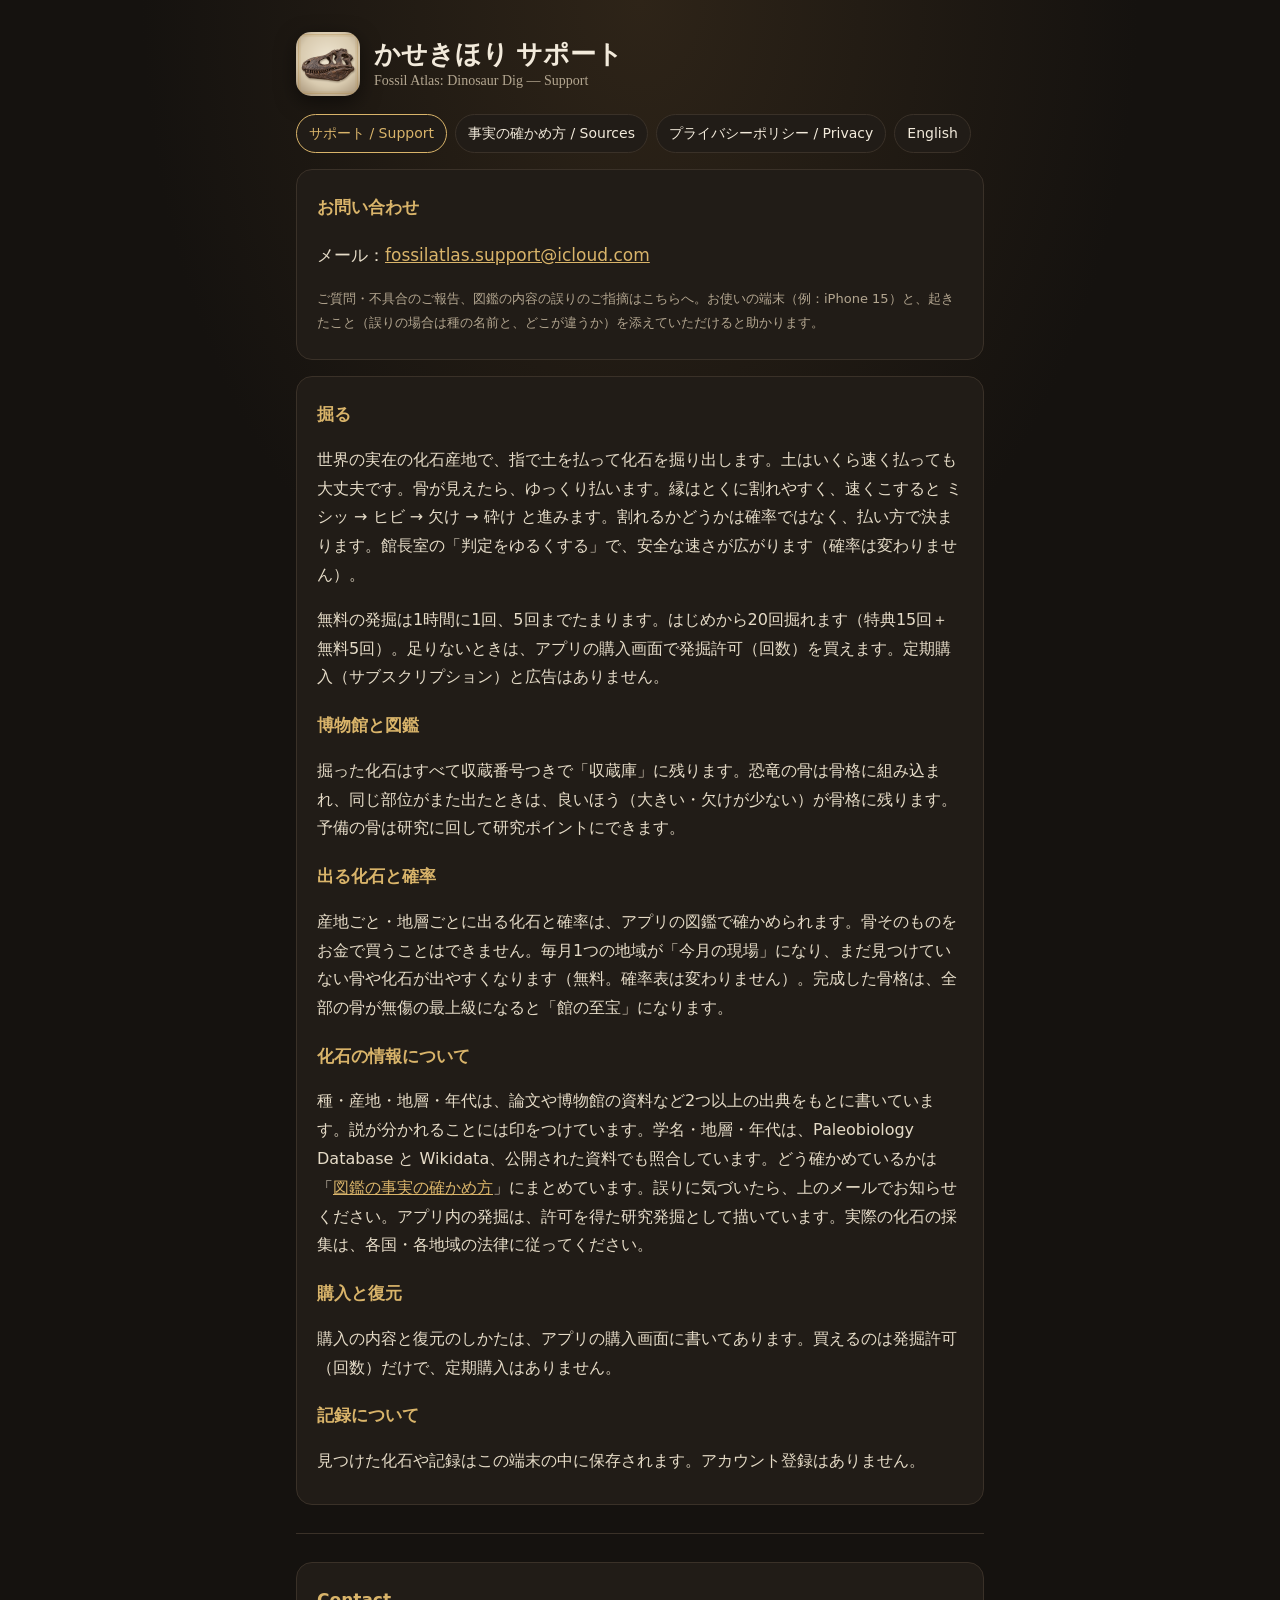
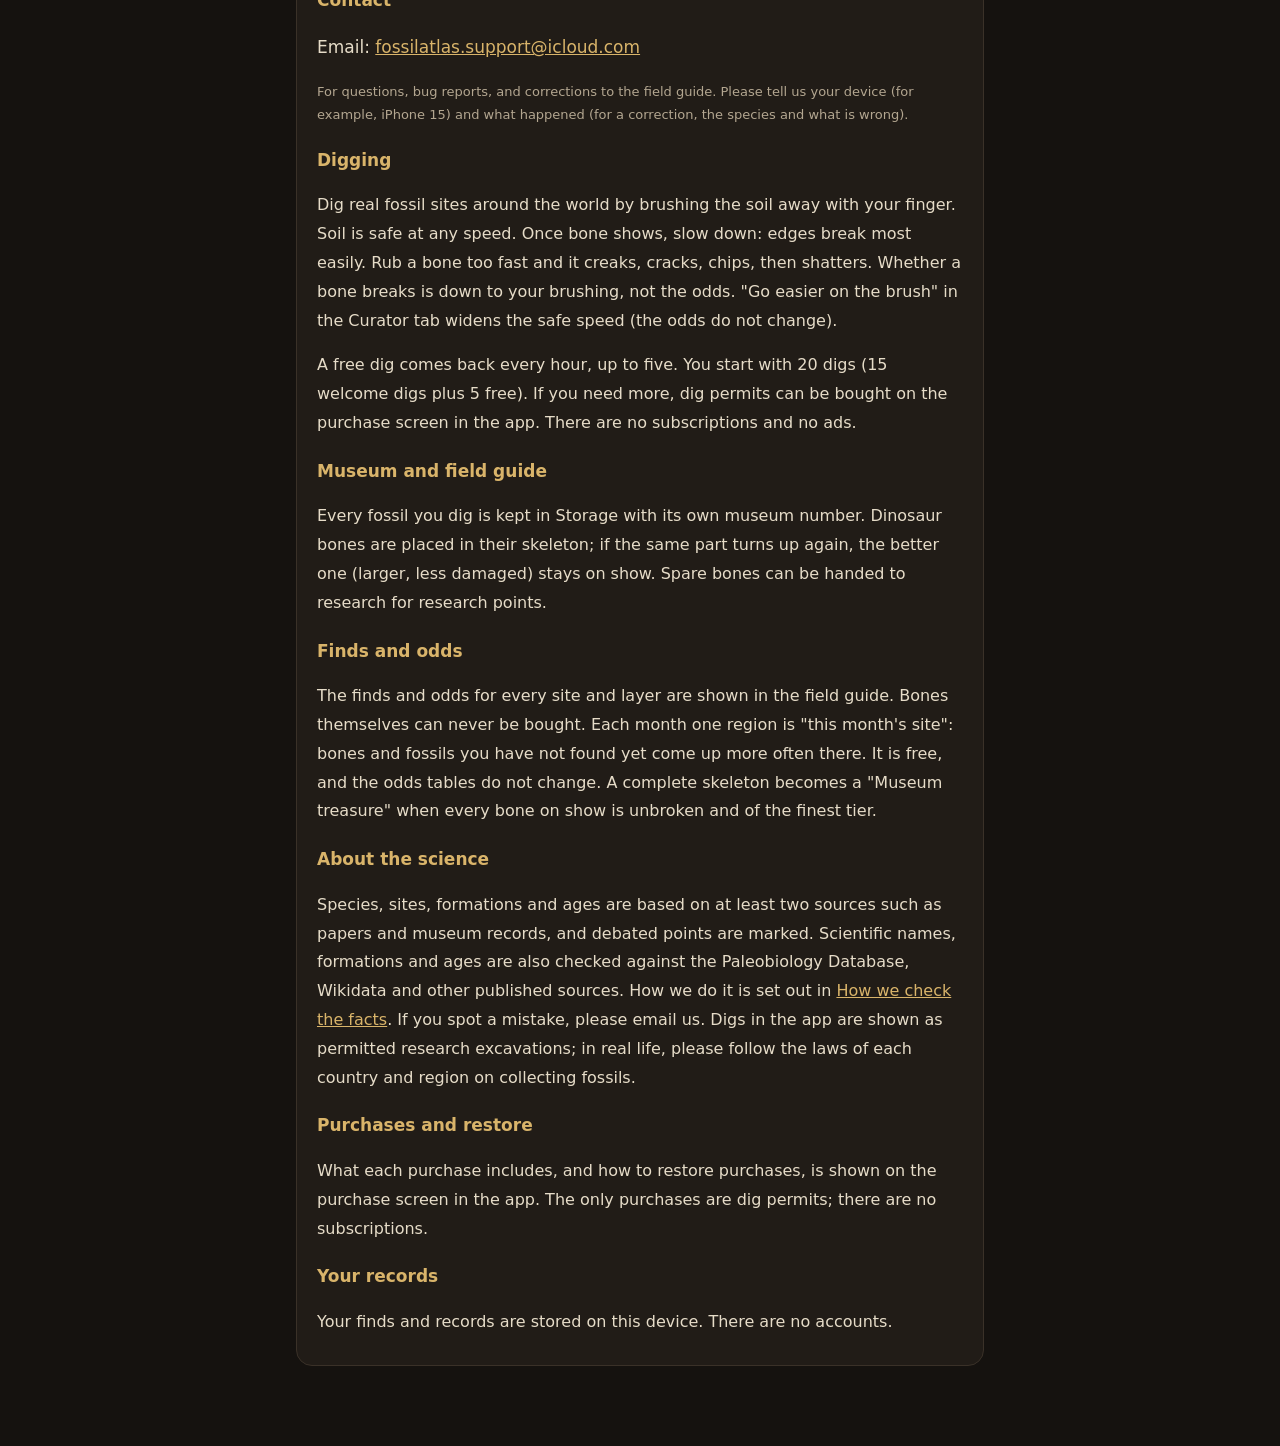
<file: index.html>
<!doctype html>
<html lang="ja">
<head>
<meta charset="utf-8">
<meta name="viewport" content="width=device-width,initial-scale=1">
<title>かせきほり サポート / Fossil Atlas Support</title>
<link rel="stylesheet" href="style.css">
<link rel="icon" href="icon.png">
</head>
<body>
<main>
  <header>
    <img src="icon.png" alt="">
    <h1>かせきほり サポート<small>Fossil Atlas: Dinosaur Dig — Support</small></h1>
  </header>
  <nav>
    <a class="on" href="./">サポート / Support</a>
    <a href="sources.html">事実の確かめ方 / Sources</a>
    <a href="privacy.html">プライバシーポリシー / Privacy</a>
    <a href="#en">English</a>
  </nav>
  <section>
    <h2>お問い合わせ</h2>
    <p class="contact">メール：<a href="mailto:fossilatlas.support@icloud.com">fossilatlas.support@icloud.com</a></p>
    <p class="muted">ご質問・不具合のご報告、図鑑の内容の誤りのご指摘はこちらへ。お使いの端末（例：iPhone 15）と、起きたこと（誤りの場合は種の名前と、どこが違うか）を添えていただけると助かります。</p>
  </section>
  <section>
    <h2>掘る</h2>
    <p>世界の実在の化石産地で、指で土を払って化石を掘り出します。土はいくら速く払っても大丈夫です。骨が見えたら、ゆっくり払います。縁はとくに割れやすく、速くこすると ミシッ → ヒビ → 欠け → 砕け と進みます。割れるかどうかは確率ではなく、払い方で決まります。館長室の「判定をゆるくする」で、安全な速さが広がります（確率は変わりません）。</p>
    <p>無料の発掘は1時間に1回、5回までたまります。はじめから20回掘れます（特典15回＋無料5回）。足りないときは、アプリの購入画面で発掘許可（回数）を買えます。定期購入（サブスクリプション）と広告はありません。</p>
    <h2>博物館と図鑑</h2>
    <p>掘った化石はすべて収蔵番号つきで「収蔵庫」に残ります。恐竜の骨は骨格に組み込まれ、同じ部位がまた出たときは、良いほう（大きい・欠けが少ない）が骨格に残ります。予備の骨は研究に回して研究ポイントにできます。</p>
    <h2>出る化石と確率</h2>
    <p>産地ごと・地層ごとに出る化石と確率は、アプリの図鑑で確かめられます。骨そのものをお金で買うことはできません。毎月1つの地域が「今月の現場」になり、まだ見つけていない骨や化石が出やすくなります（無料。確率表は変わりません）。完成した骨格は、全部の骨が無傷の最上級になると「館の至宝」になります。</p>
    <h2>化石の情報について</h2>
    <p>種・産地・地層・年代は、論文や博物館の資料など2つ以上の出典をもとに書いています。説が分かれることには印をつけています。学名・地層・年代は、Paleobiology Database と Wikidata、公開された資料でも照合しています。どう確かめているかは「<a href="sources.html">図鑑の事実の確かめ方</a>」にまとめています。誤りに気づいたら、上のメールでお知らせください。アプリ内の発掘は、許可を得た研究発掘として描いています。実際の化石の採集は、各国・各地域の法律に従ってください。</p>
    <h2>購入と復元</h2>
    <p>購入の内容と復元のしかたは、アプリの購入画面に書いてあります。買えるのは発掘許可（回数）だけで、定期購入はありません。</p>
    <h2>記録について</h2>
    <p>見つけた化石や記録はこの端末の中に保存されます。アカウント登録はありません。</p>
  </section>
  <hr>
  <section id="en" lang="en">
    <h2>Contact</h2>
    <p class="contact">Email: <a href="mailto:fossilatlas.support@icloud.com">fossilatlas.support@icloud.com</a></p>
    <p class="muted">For questions, bug reports, and corrections to the field guide. Please tell us your device (for example, iPhone 15) and what happened (for a correction, the species and what is wrong).</p>
    <h2>Digging</h2>
    <p>Dig real fossil sites around the world by brushing the soil away with your finger. Soil is safe at any speed. Once bone shows, slow down: edges break most easily. Rub a bone too fast and it creaks, cracks, chips, then shatters. Whether a bone breaks is down to your brushing, not the odds. "Go easier on the brush" in the Curator tab widens the safe speed (the odds do not change).</p>
    <p>A free dig comes back every hour, up to five. You start with 20 digs (15 welcome digs plus 5 free). If you need more, dig permits can be bought on the purchase screen in the app. There are no subscriptions and no ads.</p>
    <h2>Museum and field guide</h2>
    <p>Every fossil you dig is kept in Storage with its own museum number. Dinosaur bones are placed in their skeleton; if the same part turns up again, the better one (larger, less damaged) stays on show. Spare bones can be handed to research for research points.</p>
    <h2>Finds and odds</h2>
    <p>The finds and odds for every site and layer are shown in the field guide. Bones themselves can never be bought. Each month one region is "this month's site": bones and fossils you have not found yet come up more often there. It is free, and the odds tables do not change. A complete skeleton becomes a "Museum treasure" when every bone on show is unbroken and of the finest tier.</p>
    <h2>About the science</h2>
    <p>Species, sites, formations and ages are based on at least two sources such as papers and museum records, and debated points are marked. Scientific names, formations and ages are also checked against the Paleobiology Database, Wikidata and other published sources. How we do it is set out in <a href="sources.html#en">How we check the facts</a>. If you spot a mistake, please email us. Digs in the app are shown as permitted research excavations; in real life, please follow the laws of each country and region on collecting fossils.</p>
    <h2>Purchases and restore</h2>
    <p>What each purchase includes, and how to restore purchases, is shown on the purchase screen in the app. The only purchases are dig permits; there are no subscriptions.</p>
    <h2>Your records</h2>
    <p>Your finds and records are stored on this device. There are no accounts.</p>
  </section>
</main>
</body>
</html>
</file>
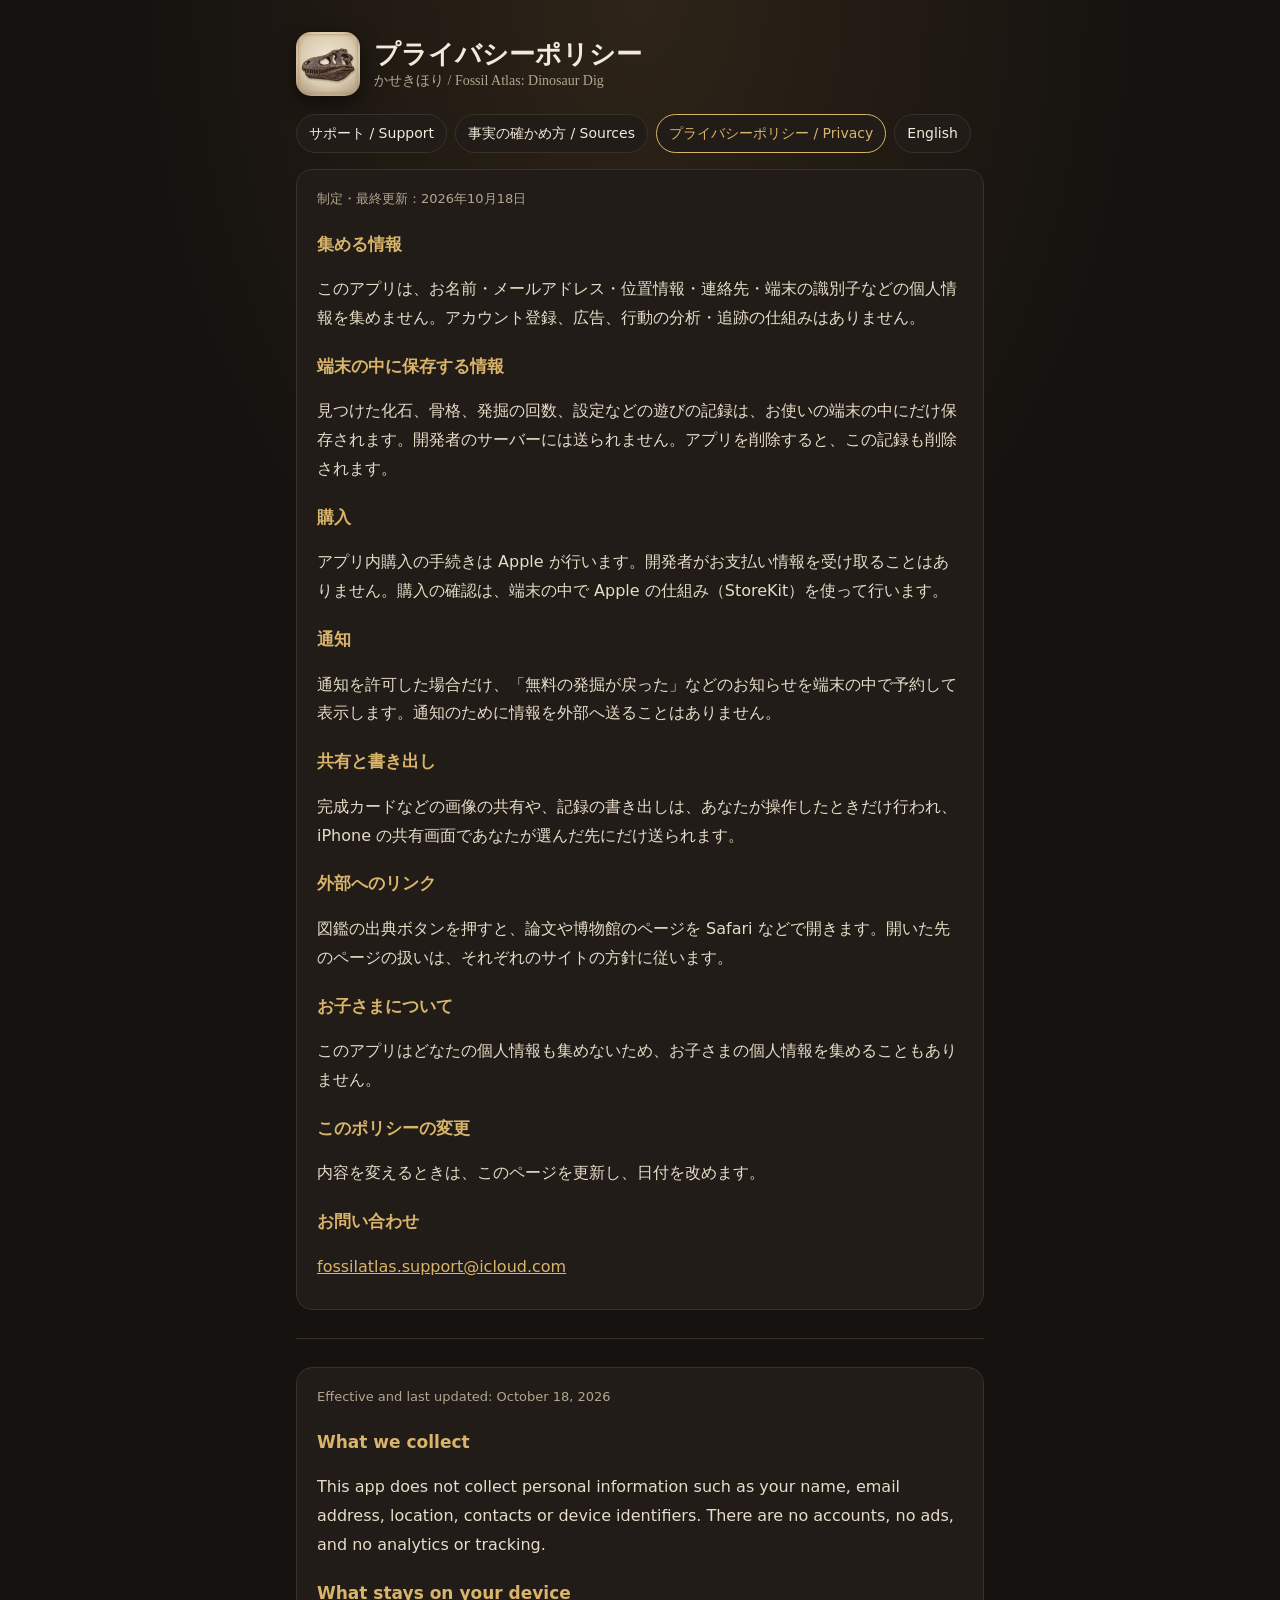
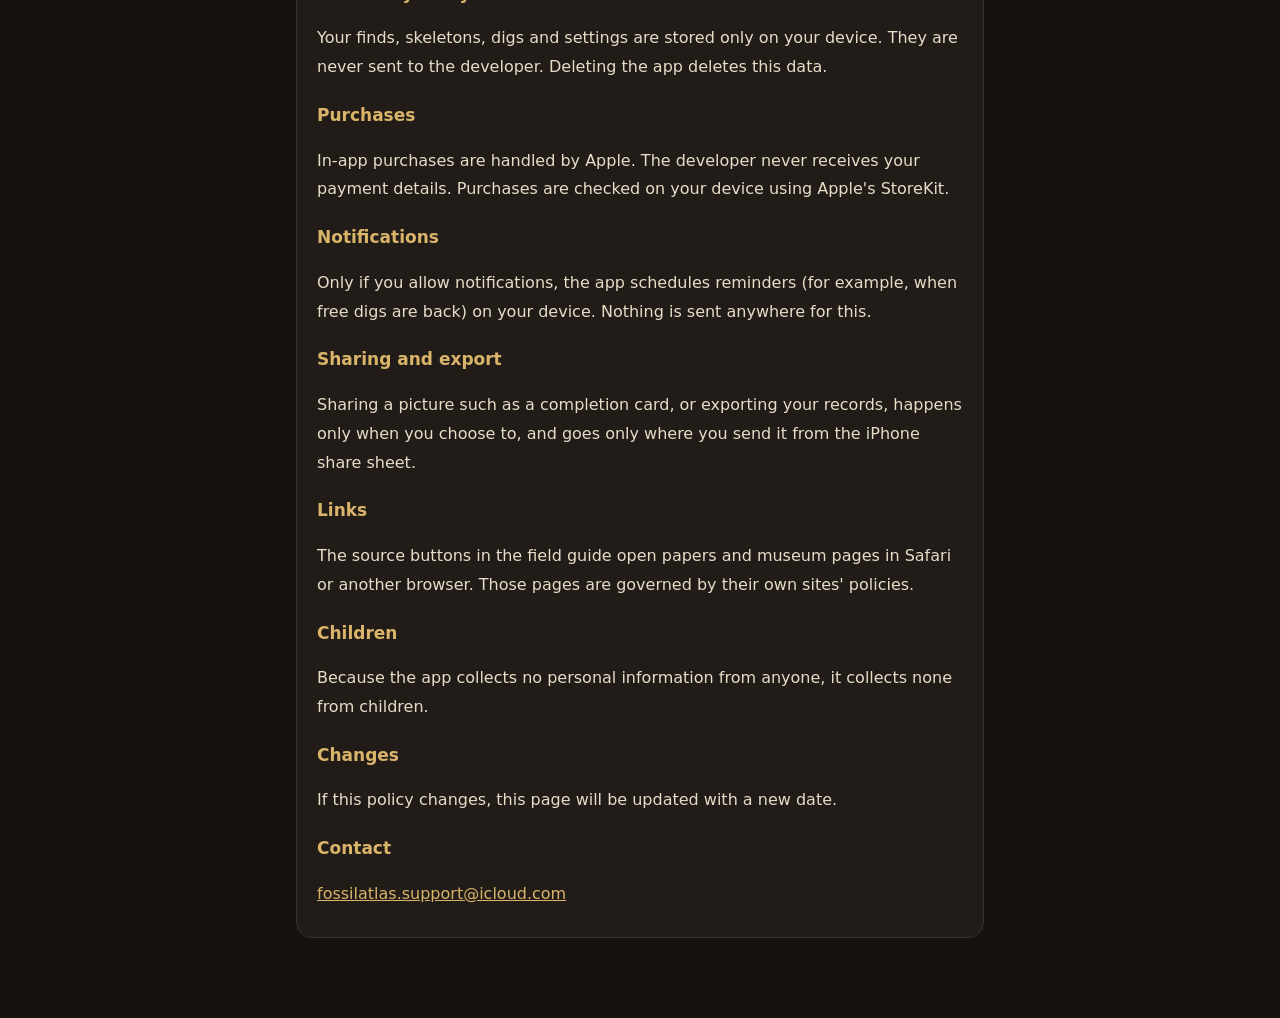
<file: privacy.html>
<!doctype html>
<html lang="ja">
<head>
<meta charset="utf-8">
<meta name="viewport" content="width=device-width,initial-scale=1">
<title>かせきほり プライバシーポリシー / Fossil Atlas Privacy Policy</title>
<link rel="stylesheet" href="style.css">
<link rel="icon" href="icon.png">
</head>
<body>
<main>
  <header>
    <img src="icon.png" alt="">
    <h1>プライバシーポリシー<small>かせきほり / Fossil Atlas: Dinosaur Dig</small></h1>
  </header>
  <nav>
    <a href="./">サポート / Support</a>
    <a href="sources.html">事実の確かめ方 / Sources</a>
    <a class="on" href="privacy.html">プライバシーポリシー / Privacy</a>
    <a href="#en">English</a>
  </nav>

  <section>
    <p class="muted">制定・最終更新：2026年10月18日</p>

    <h2>集める情報</h2>
    <p>このアプリは、お名前・メールアドレス・位置情報・連絡先・端末の識別子などの個人情報を集めません。アカウント登録、広告、行動の分析・追跡の仕組みはありません。</p>

    <h2>端末の中に保存する情報</h2>
    <p>見つけた化石、骨格、発掘の回数、設定などの遊びの記録は、お使いの端末の中にだけ保存されます。開発者のサーバーには送られません。アプリを削除すると、この記録も削除されます。</p>

    <h2>購入</h2>
    <p>アプリ内購入の手続きは Apple が行います。開発者がお支払い情報を受け取ることはありません。購入の確認は、端末の中で Apple の仕組み（StoreKit）を使って行います。</p>

    <h2>通知</h2>
    <p>通知を許可した場合だけ、「無料の発掘が戻った」などのお知らせを端末の中で予約して表示します。通知のために情報を外部へ送ることはありません。</p>

    <h2>共有と書き出し</h2>
    <p>完成カードなどの画像の共有や、記録の書き出しは、あなたが操作したときだけ行われ、iPhone の共有画面であなたが選んだ先にだけ送られます。</p>

    <h2>外部へのリンク</h2>
    <p>図鑑の出典ボタンを押すと、論文や博物館のページを Safari などで開きます。開いた先のページの扱いは、それぞれのサイトの方針に従います。</p>

    <h2>お子さまについて</h2>
    <p>このアプリはどなたの個人情報も集めないため、お子さまの個人情報を集めることもありません。</p>

    <h2>このポリシーの変更</h2>
    <p>内容を変えるときは、このページを更新し、日付を改めます。</p>

    <h2>お問い合わせ</h2>
    <p><a href="mailto:fossilatlas.support@icloud.com">fossilatlas.support@icloud.com</a></p>
  </section>

  <hr>

  <section id="en" lang="en">
    <p class="muted">Effective and last updated: October 18, 2026</p>

    <h2>What we collect</h2>
    <p>This app does not collect personal information such as your name, email address, location, contacts or device identifiers. There are no accounts, no ads, and no analytics or tracking.</p>

    <h2>What stays on your device</h2>
    <p>Your finds, skeletons, digs and settings are stored only on your device. They are never sent to the developer. Deleting the app deletes this data.</p>

    <h2>Purchases</h2>
    <p>In-app purchases are handled by Apple. The developer never receives your payment details. Purchases are checked on your device using Apple's StoreKit.</p>

    <h2>Notifications</h2>
    <p>Only if you allow notifications, the app schedules reminders (for example, when free digs are back) on your device. Nothing is sent anywhere for this.</p>

    <h2>Sharing and export</h2>
    <p>Sharing a picture such as a completion card, or exporting your records, happens only when you choose to, and goes only where you send it from the iPhone share sheet.</p>

    <h2>Links</h2>
    <p>The source buttons in the field guide open papers and museum pages in Safari or another browser. Those pages are governed by their own sites' policies.</p>

    <h2>Children</h2>
    <p>Because the app collects no personal information from anyone, it collects none from children.</p>

    <h2>Changes</h2>
    <p>If this policy changes, this page will be updated with a new date.</p>

    <h2>Contact</h2>
    <p><a href="mailto:fossilatlas.support@icloud.com">fossilatlas.support@icloud.com</a></p>
  </section>
</main>
</body>
</html>
</file>
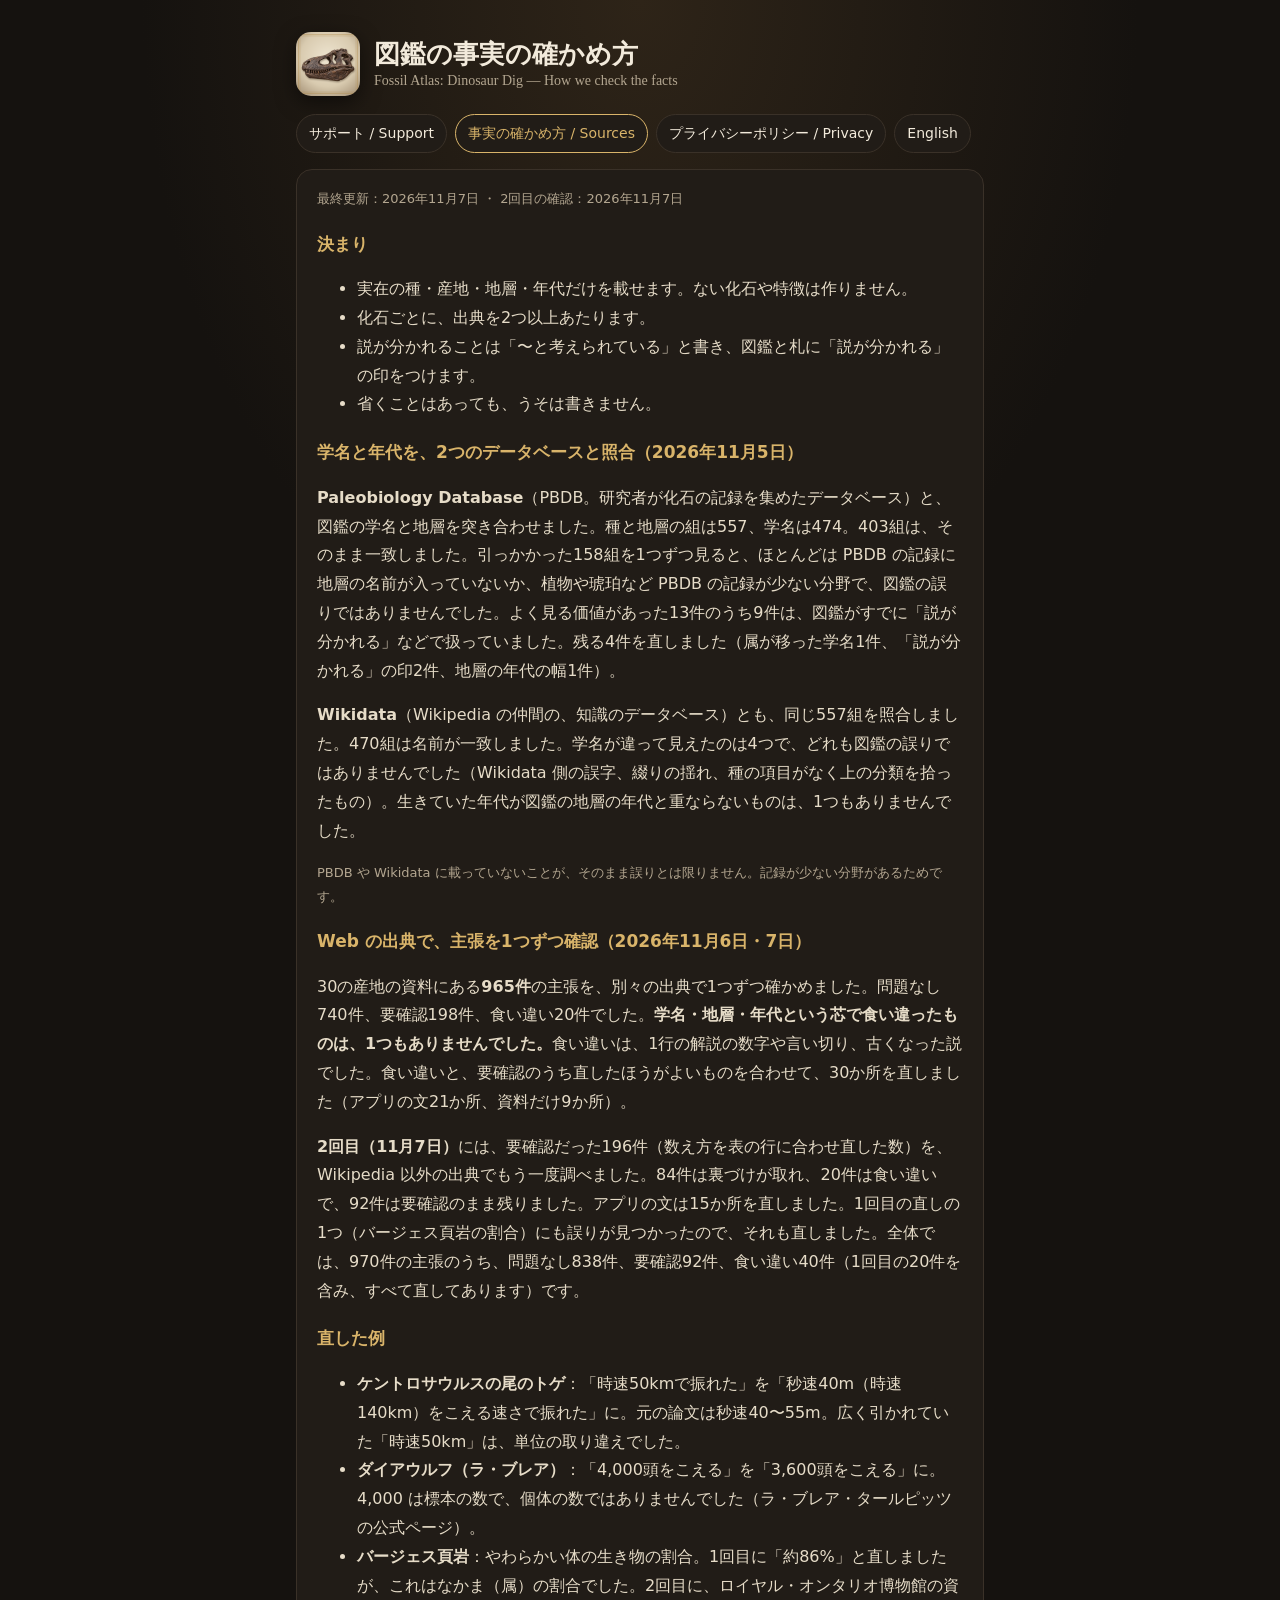
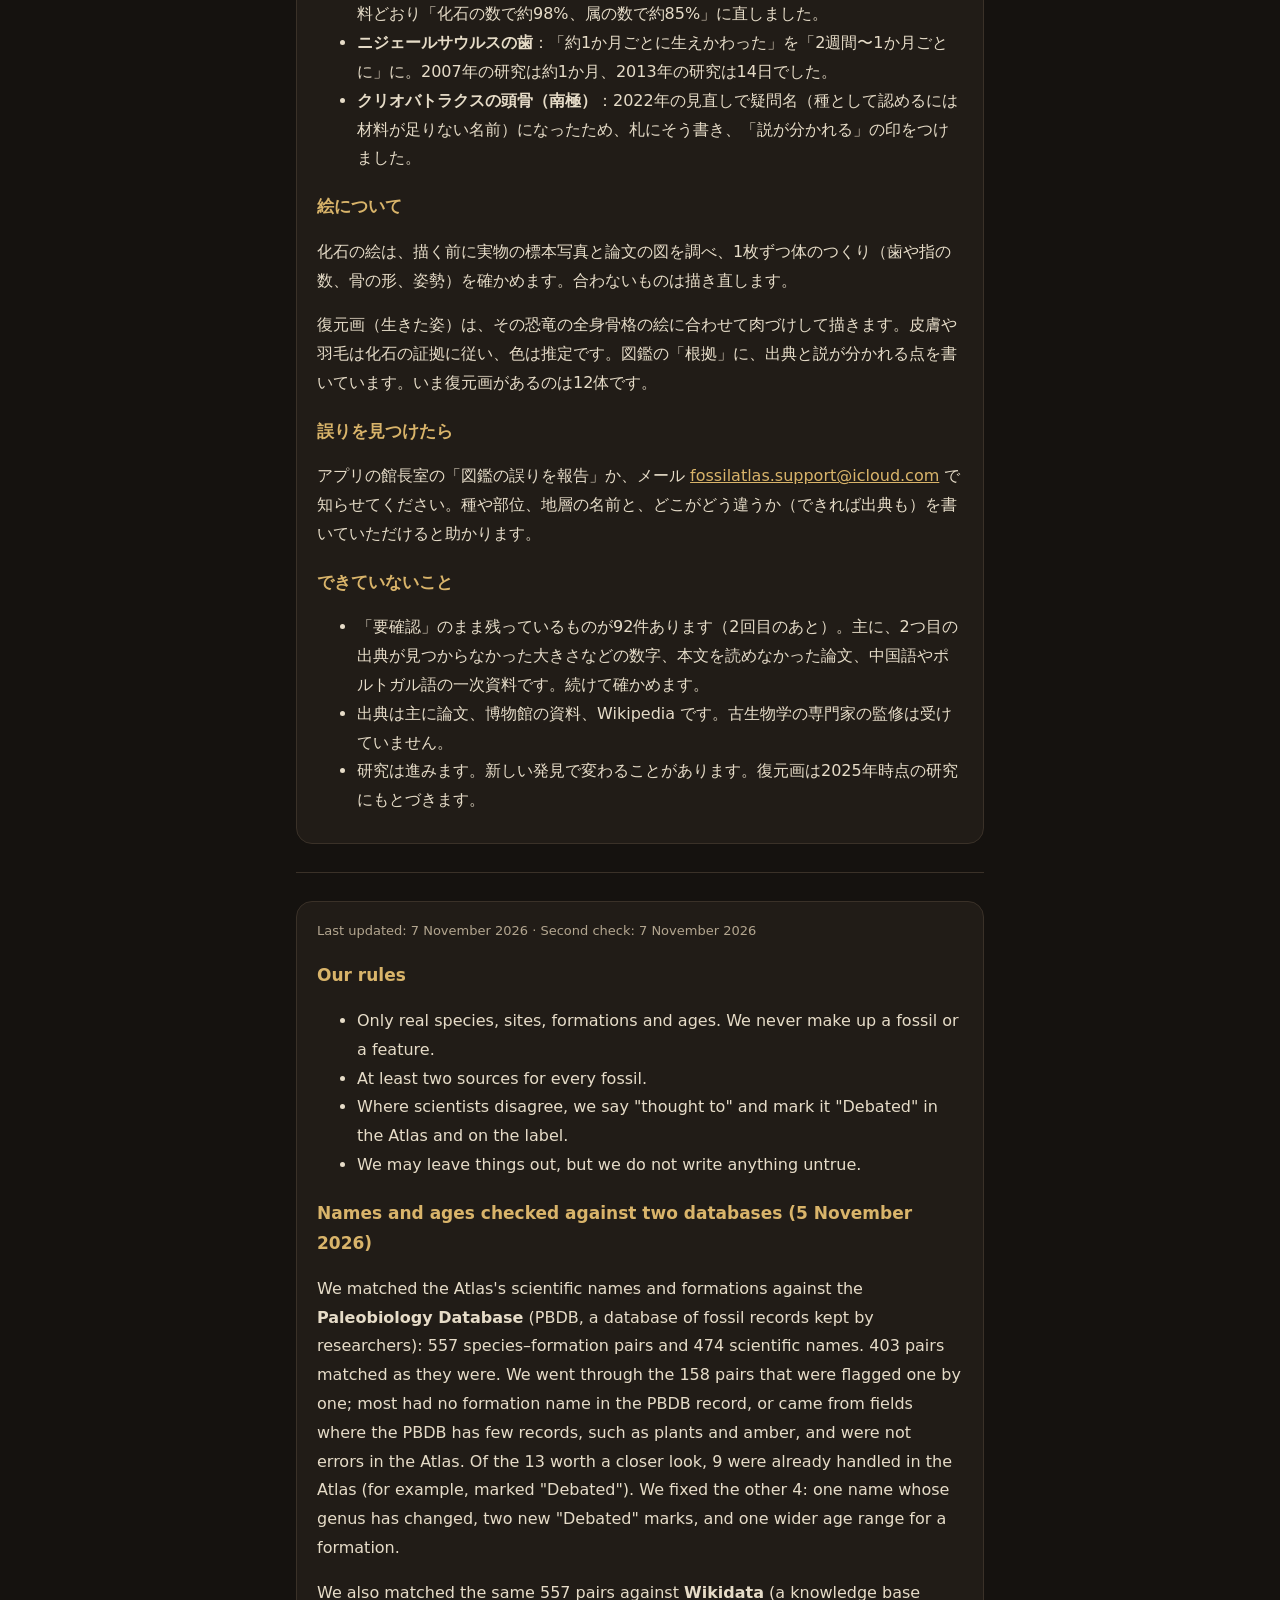
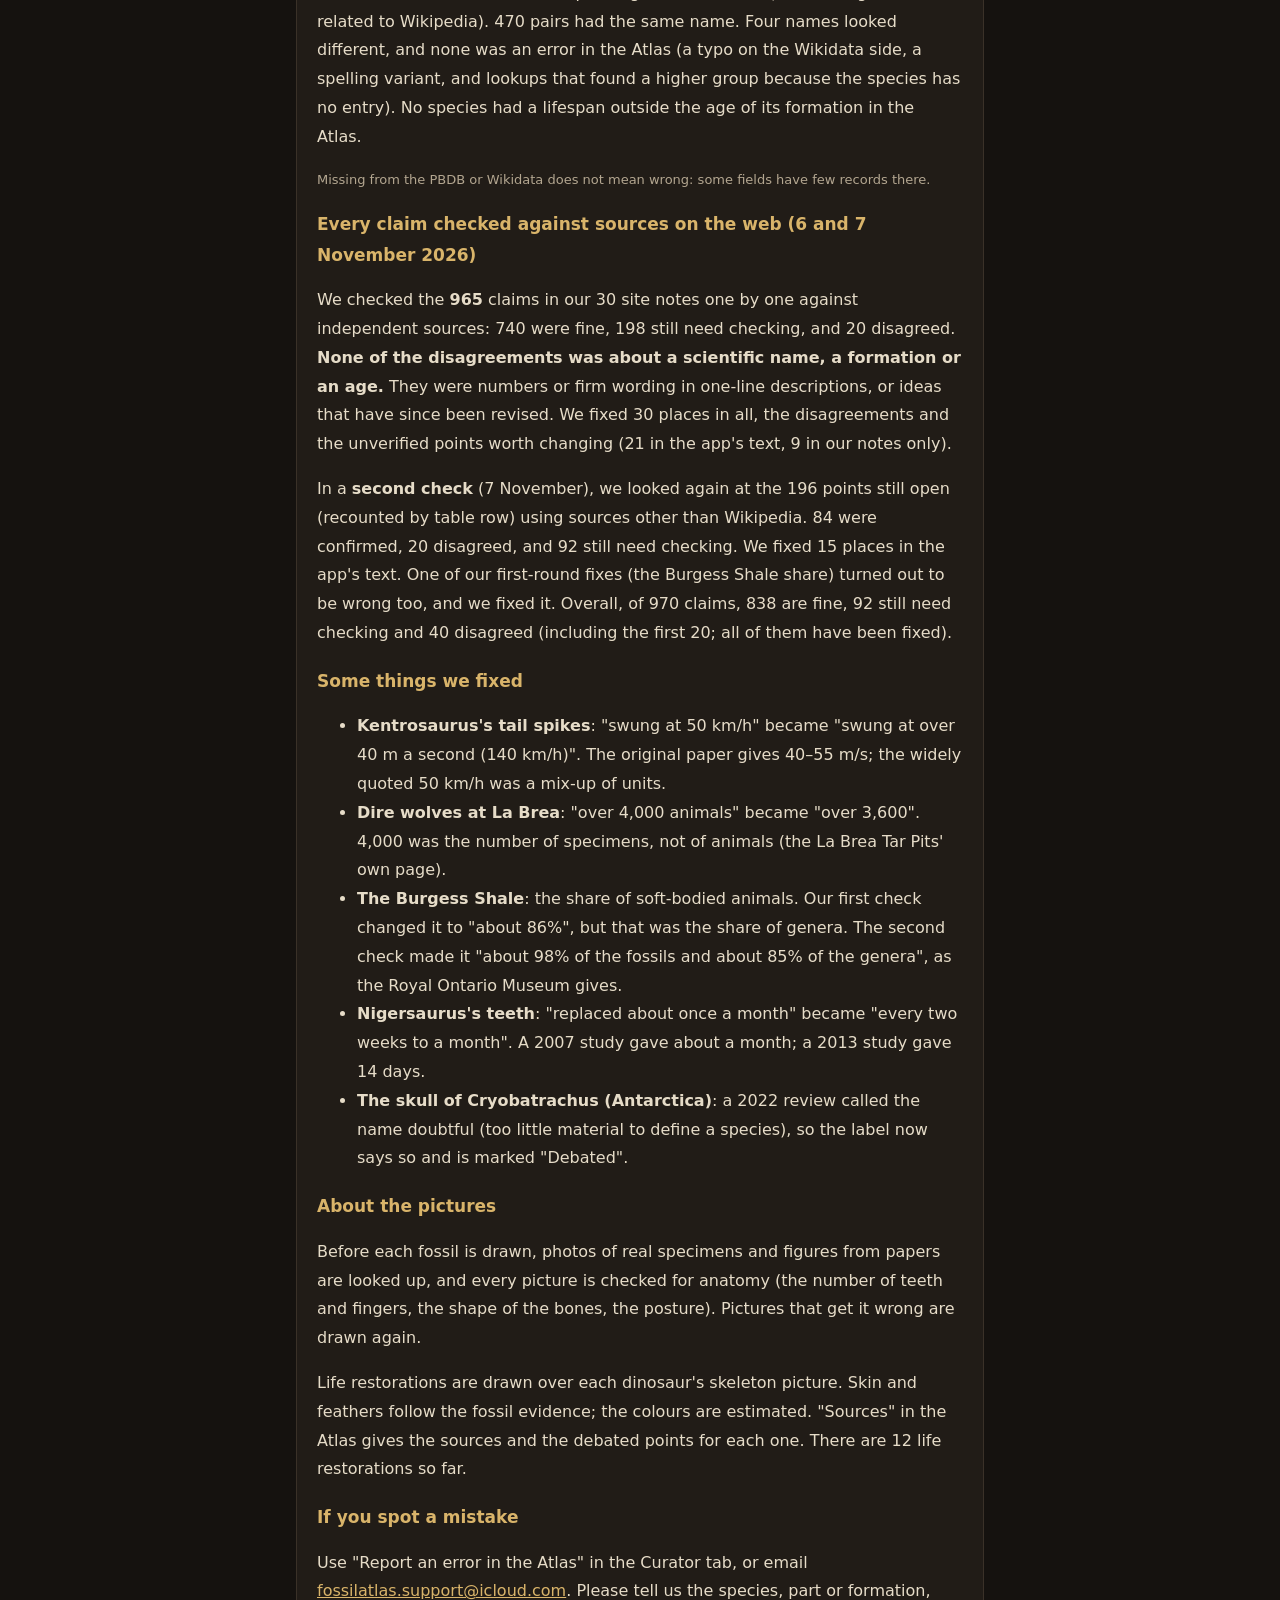
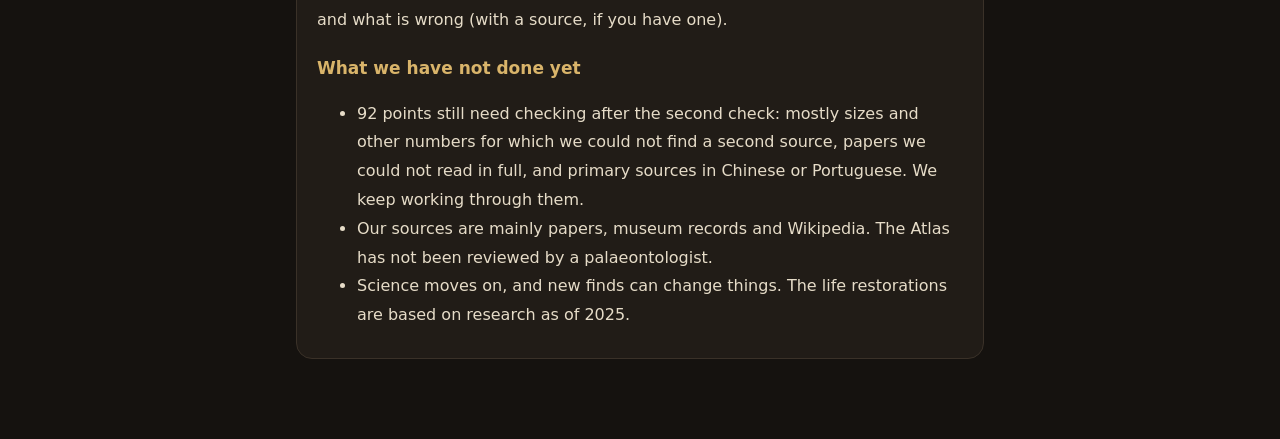
<file: sources.html>
<!doctype html>
<html lang="ja">
<head>
<meta charset="utf-8">
<meta name="viewport" content="width=device-width,initial-scale=1">
<title>かせきほり 事実の確かめ方 / Fossil Atlas: How we check the facts</title>
<link rel="stylesheet" href="style.css">
<link rel="icon" href="icon.png">
</head>
<body>
<main>
  <header>
    <img src="icon.png" alt="">
    <h1>図鑑の事実の確かめ方<small>Fossil Atlas: Dinosaur Dig — How we check the facts</small></h1>
  </header>
  <nav>
    <a href="./">サポート / Support</a>
    <a class="on" href="sources.html">事実の確かめ方 / Sources</a>
    <a href="privacy.html">プライバシーポリシー / Privacy</a>
    <a href="#en">English</a>
  </nav>

  <section>
    <p class="muted">最終更新：2026年11月7日 ・ 2回目の確認：2026年11月7日</p>

    <h2>決まり</h2>
    <ul>
      <li>実在の種・産地・地層・年代だけを載せます。ない化石や特徴は作りません。</li>
      <li>化石ごとに、出典を2つ以上あたります。</li>
      <li>説が分かれることは「〜と考えられている」と書き、図鑑と札に「説が分かれる」の印をつけます。</li>
      <li>省くことはあっても、うそは書きません。</li>
    </ul>

    <h2>学名と年代を、2つのデータベースと照合（2026年11月5日）</h2>
    <p><b>Paleobiology Database</b>（PBDB。研究者が化石の記録を集めたデータベース）と、図鑑の学名と地層を突き合わせました。種と地層の組は557、学名は474。403組は、そのまま一致しました。引っかかった158組を1つずつ見ると、ほとんどは PBDB の記録に地層の名前が入っていないか、植物や琥珀など PBDB の記録が少ない分野で、図鑑の誤りではありませんでした。よく見る価値があった13件のうち9件は、図鑑がすでに「説が分かれる」などで扱っていました。残る4件を直しました（属が移った学名1件、「説が分かれる」の印2件、地層の年代の幅1件）。</p>
    <p><b>Wikidata</b>（Wikipedia の仲間の、知識のデータベース）とも、同じ557組を照合しました。470組は名前が一致しました。学名が違って見えたのは4つで、どれも図鑑の誤りではありませんでした（Wikidata 側の誤字、綴りの揺れ、種の項目がなく上の分類を拾ったもの）。生きていた年代が図鑑の地層の年代と重ならないものは、1つもありませんでした。</p>
    <p class="muted">PBDB や Wikidata に載っていないことが、そのまま誤りとは限りません。記録が少ない分野があるためです。</p>

    <h2>Web の出典で、主張を1つずつ確認（2026年11月6日・7日）</h2>
    <p>30の産地の資料にある<b>965件</b>の主張を、別々の出典で1つずつ確かめました。問題なし740件、要確認198件、食い違い20件でした。<b>学名・地層・年代という芯で食い違ったものは、1つもありませんでした。</b>食い違いは、1行の解説の数字や言い切り、古くなった説でした。食い違いと、要確認のうち直したほうがよいものを合わせて、30か所を直しました（アプリの文21か所、資料だけ9か所）。</p>
    <p><b>2回目（11月7日）</b>には、要確認だった196件（数え方を表の行に合わせ直した数）を、Wikipedia 以外の出典でもう一度調べました。84件は裏づけが取れ、20件は食い違いで、92件は要確認のまま残りました。アプリの文は15か所を直しました。1回目の直しの1つ（バージェス頁岩の割合）にも誤りが見つかったので、それも直しました。全体では、970件の主張のうち、問題なし838件、要確認92件、食い違い40件（1回目の20件を含み、すべて直してあります）です。</p>

    <h2>直した例</h2>
    <ul>
      <li><b>ケントロサウルスの尾のトゲ</b>：「時速50kmで振れた」を「秒速40m（時速140km）をこえる速さで振れた」に。元の論文は秒速40〜55m。広く引かれていた「時速50km」は、単位の取り違えでした。</li>
      <li><b>ダイアウルフ（ラ・ブレア）</b>：「4,000頭をこえる」を「3,600頭をこえる」に。4,000 は標本の数で、個体の数ではありませんでした（ラ・ブレア・タールピッツの公式ページ）。</li>
      <li><b>バージェス頁岩</b>：やわらかい体の生き物の割合。1回目に「約86%」と直しましたが、これはなかま（属）の割合でした。2回目に、ロイヤル・オンタリオ博物館の資料どおり「化石の数で約98%、属の数で約85%」に直しました。</li>
      <li><b>ニジェールサウルスの歯</b>：「約1か月ごとに生えかわった」を「2週間〜1か月ごとに」に。2007年の研究は約1か月、2013年の研究は14日でした。</li>
      <li><b>クリオバトラクスの頭骨（南極）</b>：2022年の見直しで疑問名（種として認めるには材料が足りない名前）になったため、札にそう書き、「説が分かれる」の印をつけました。</li>
    </ul>

    <h2>絵について</h2>
    <p>化石の絵は、描く前に実物の標本写真と論文の図を調べ、1枚ずつ体のつくり（歯や指の数、骨の形、姿勢）を確かめます。合わないものは描き直します。</p>
    <p>復元画（生きた姿）は、その恐竜の全身骨格の絵に合わせて肉づけして描きます。皮膚や羽毛は化石の証拠に従い、色は推定です。図鑑の「根拠」に、出典と説が分かれる点を書いています。いま復元画があるのは12体です。</p>

    <h2>誤りを見つけたら</h2>
    <p>アプリの館長室の「図鑑の誤りを報告」か、メール <a href="mailto:fossilatlas.support@icloud.com">fossilatlas.support@icloud.com</a> で知らせてください。種や部位、地層の名前と、どこがどう違うか（できれば出典も）を書いていただけると助かります。</p>

    <h2>できていないこと</h2>
    <ul>
      <li>「要確認」のまま残っているものが92件あります（2回目のあと）。主に、2つ目の出典が見つからなかった大きさなどの数字、本文を読めなかった論文、中国語やポルトガル語の一次資料です。続けて確かめます。</li>
      <li>出典は主に論文、博物館の資料、Wikipedia です。古生物学の専門家の監修は受けていません。</li>
      <li>研究は進みます。新しい発見で変わることがあります。復元画は2025年時点の研究にもとづきます。</li>
    </ul>
  </section>

  <hr>

  <section id="en" lang="en">
    <p class="muted">Last updated: 7 November 2026 · Second check: 7 November 2026</p>

    <h2>Our rules</h2>
    <ul>
      <li>Only real species, sites, formations and ages. We never make up a fossil or a feature.</li>
      <li>At least two sources for every fossil.</li>
      <li>Where scientists disagree, we say "thought to" and mark it "Debated" in the Atlas and on the label.</li>
      <li>We may leave things out, but we do not write anything untrue.</li>
    </ul>

    <h2>Names and ages checked against two databases (5 November 2026)</h2>
    <p>We matched the Atlas's scientific names and formations against the <b>Paleobiology Database</b> (PBDB, a database of fossil records kept by researchers): 557 species–formation pairs and 474 scientific names. 403 pairs matched as they were. We went through the 158 pairs that were flagged one by one; most had no formation name in the PBDB record, or came from fields where the PBDB has few records, such as plants and amber, and were not errors in the Atlas. Of the 13 worth a closer look, 9 were already handled in the Atlas (for example, marked "Debated"). We fixed the other 4: one name whose genus has changed, two new "Debated" marks, and one wider age range for a formation.</p>
    <p>We also matched the same 557 pairs against <b>Wikidata</b> (a knowledge base related to Wikipedia). 470 pairs had the same name. Four names looked different, and none was an error in the Atlas (a typo on the Wikidata side, a spelling variant, and lookups that found a higher group because the species has no entry). No species had a lifespan outside the age of its formation in the Atlas.</p>
    <p class="muted">Missing from the PBDB or Wikidata does not mean wrong: some fields have few records there.</p>

    <h2>Every claim checked against sources on the web (6 and 7 November 2026)</h2>
    <p>We checked the <b>965</b> claims in our 30 site notes one by one against independent sources: 740 were fine, 198 still need checking, and 20 disagreed. <b>None of the disagreements was about a scientific name, a formation or an age.</b> They were numbers or firm wording in one-line descriptions, or ideas that have since been revised. We fixed 30 places in all, the disagreements and the unverified points worth changing (21 in the app's text, 9 in our notes only).</p>
    <p>In a <b>second check</b> (7 November), we looked again at the 196 points still open (recounted by table row) using sources other than Wikipedia. 84 were confirmed, 20 disagreed, and 92 still need checking. We fixed 15 places in the app's text. One of our first-round fixes (the Burgess Shale share) turned out to be wrong too, and we fixed it. Overall, of 970 claims, 838 are fine, 92 still need checking and 40 disagreed (including the first 20; all of them have been fixed).</p>

    <h2>Some things we fixed</h2>
    <ul>
      <li><b>Kentrosaurus's tail spikes</b>: "swung at 50 km/h" became "swung at over 40 m a second (140 km/h)". The original paper gives 40–55 m/s; the widely quoted 50 km/h was a mix-up of units.</li>
      <li><b>Dire wolves at La Brea</b>: "over 4,000 animals" became "over 3,600". 4,000 was the number of specimens, not of animals (the La Brea Tar Pits' own page).</li>
      <li><b>The Burgess Shale</b>: the share of soft-bodied animals. Our first check changed it to "about 86%", but that was the share of genera. The second check made it "about 98% of the fossils and about 85% of the genera", as the Royal Ontario Museum gives.</li>
      <li><b>Nigersaurus's teeth</b>: "replaced about once a month" became "every two weeks to a month". A 2007 study gave about a month; a 2013 study gave 14 days.</li>
      <li><b>The skull of Cryobatrachus (Antarctica)</b>: a 2022 review called the name doubtful (too little material to define a species), so the label now says so and is marked "Debated".</li>
    </ul>

    <h2>About the pictures</h2>
    <p>Before each fossil is drawn, photos of real specimens and figures from papers are looked up, and every picture is checked for anatomy (the number of teeth and fingers, the shape of the bones, the posture). Pictures that get it wrong are drawn again.</p>
    <p>Life restorations are drawn over each dinosaur's skeleton picture. Skin and feathers follow the fossil evidence; the colours are estimated. "Sources" in the Atlas gives the sources and the debated points for each one. There are 12 life restorations so far.</p>

    <h2>If you spot a mistake</h2>
    <p>Use "Report an error in the Atlas" in the Curator tab, or email <a href="mailto:fossilatlas.support@icloud.com">fossilatlas.support@icloud.com</a>. Please tell us the species, part or formation, and what is wrong (with a source, if you have one).</p>

    <h2>What we have not done yet</h2>
    <ul>
      <li>92 points still need checking after the second check: mostly sizes and other numbers for which we could not find a second source, papers we could not read in full, and primary sources in Chinese or Portuguese. We keep working through them.</li>
      <li>Our sources are mainly papers, museum records and Wikipedia. The Atlas has not been reviewed by a palaeontologist.</li>
      <li>Science moves on, and new finds can change things. The life restorations are based on research as of 2025.</li>
    </ul>
  </section>
</main>
</body>
</html>
</file>
<file: style.css>
:root { --bg: #15120f; --panel: #211c17; --line: #3a3128; --text: #f2eadb; --muted: #b3a690; --gold: #d9b46a; }
* { box-sizing: border-box; }
body { margin: 0; background: radial-gradient(ellipse at 50% 0%, #2e2418 0%, var(--bg) 55%) fixed, var(--bg); color: var(--text); font: 16px/1.8 "Hiragino Sans", "Hiragino Kaku Gothic ProN", system-ui, sans-serif; }
main { max-width: 720px; margin: 0 auto; padding: 32px 16px 64px; }
header { display: flex; align-items: center; gap: 14px; margin-bottom: 8px; }
header img { width: 64px; height: 64px; border-radius: 15px; box-shadow: 0 6px 20px rgba(0,0,0,.5); }
h1 { font-family: "Hiragino Mincho ProN", "Yu Mincho", serif; font-size: 26px; line-height: 1.3; margin: 0; }
h1 small { display: block; font-size: 14px; color: var(--muted); font-family: inherit; font-weight: 400; }
nav { display: flex; gap: 8px; flex-wrap: wrap; margin: 18px 0 8px; }
nav a { color: var(--text); text-decoration: none; border: 1px solid var(--line); background: var(--panel); padding: 6px 12px; border-radius: 999px; font-size: 14px; }
nav a.on { border-color: var(--gold); color: var(--gold); }
section { background: var(--panel); border: 1px solid var(--line); border-radius: 16px; padding: 4px 20px 12px; margin: 16px 0; }
h2 { font-size: 17px; color: var(--gold); margin: 18px 0 4px; }
p, li { color: #e6dcc8; }
a { color: var(--gold); }
.contact { font-size: 17px; }
.muted { color: var(--muted); font-size: 13px; }
hr { border: 0; border-top: 1px solid var(--line); margin: 28px 0; }
</file>
